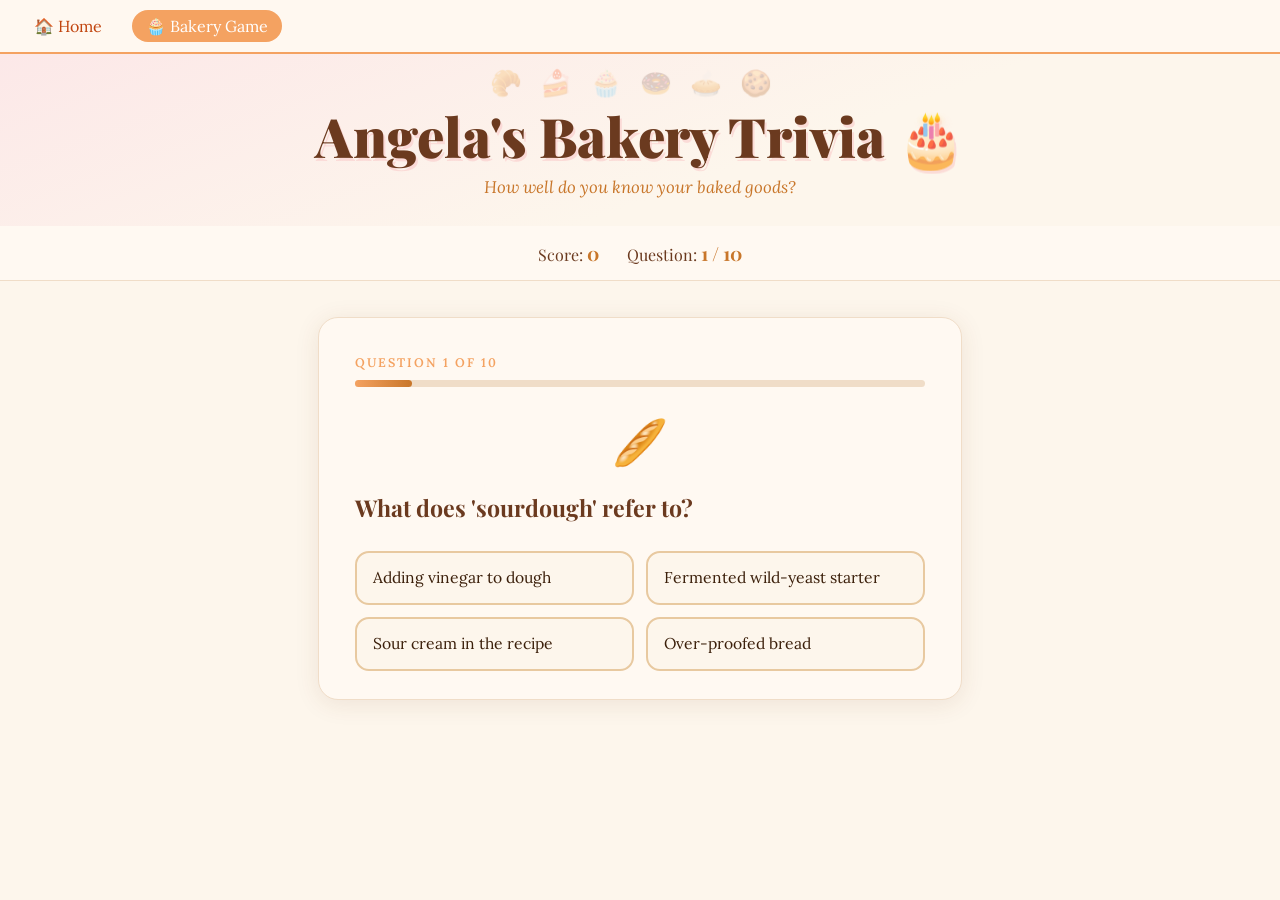
<file: bakery-game.html>
<!DOCTYPE html>
<html lang="en">
<head>
  <meta charset="UTF-8" />
  <title>Angela's Bakery Game 🧁</title>
  <link href="https://fonts.googleapis.com/css2?family=Playfair+Display:wght@700;900&family=Lora:ital,wght@0,400;0,600;1,400&display=swap" rel="stylesheet">
  <style>
    :root {
      --cream: #fdf6ec;
      --warm-white: #fff9f2;
      --caramel: #c8762a;
      --caramel-light: #f4a261;
      --brown: #6b3a1f;
      --dark: #3b1f0a;
      --pink: #f9c4c4;
      --blush: #fce8e8;
      --green: #7eaa74;
      --shadow: 0 4px 24px rgba(107,58,31,0.10);
    }

    * { box-sizing: border-box; margin: 0; padding: 0; }

    body {
      background: var(--cream);
      font-family: 'Lora', Georgia, serif;
      color: var(--dark);
      min-height: 100vh;
    }

    /* Nav */
    .site-nav {
      background: #fff8f0;
      border-bottom: 2px solid var(--caramel-light);
      padding: 10px 20px;
      display: flex;
      gap: 16px;
    }
    .nav-link {
      text-decoration: none;
      font-family: 'Lora', Georgia, serif;
      font-size: 1rem;
      color: #c1440e;
      padding: 6px 14px;
      border-radius: 20px;
      transition: background 0.2s;
    }
    .nav-link:hover, .nav-link.active {
      background: var(--caramel-light);
      color: #fff;
    }

    /* Hero */
    .hero {
      text-align: center;
      padding: 52px 20px 28px;
      background: linear-gradient(160deg, var(--blush) 0%, var(--cream) 60%);
      position: relative;
      overflow: hidden;
    }
    .hero::before {
      content: "🥐🍰🧁🍩🥧🍪";
      position: absolute;
      top: 12px; left: 0; right: 0;
      font-size: 1.6rem;
      letter-spacing: 18px;
      opacity: 0.25;
      pointer-events: none;
    }
    .hero h1 {
      font-family: 'Playfair Display', serif;
      font-size: clamp(2rem, 6vw, 3.4rem);
      font-weight: 900;
      color: var(--brown);
      line-height: 1.1;
      text-shadow: 2px 3px 0 #f9c4c488;
    }
    .hero p {
      margin-top: 10px;
      font-style: italic;
      color: var(--caramel);
      font-size: 1.05rem;
    }

    /* Score bar */
    .score-bar {
      display: flex;
      justify-content: center;
      gap: 28px;
      padding: 14px 20px;
      background: var(--warm-white);
      border-bottom: 1px solid #f0ddc8;
      font-family: 'Playfair Display', serif;
      font-size: 1rem;
    }
    .score-bar span { color: var(--brown); }
    .score-bar strong { color: var(--caramel); font-size: 1.2rem; }

    /* Game area */
    .game-wrap {
      max-width: 680px;
      margin: 36px auto;
      padding: 0 18px 60px;
    }

    .card {
      background: var(--warm-white);
      border-radius: 20px;
      box-shadow: var(--shadow);
      padding: 36px 36px 28px;
      border: 1.5px solid #f0ddc8;
      animation: fadeUp 0.35s ease;
    }
    @keyframes fadeUp {
      from { opacity:0; transform:translateY(18px); }
      to   { opacity:1; transform:translateY(0); }
    }

    .question-num {
      font-size: 0.78rem;
      font-weight: 600;
      letter-spacing: 2px;
      text-transform: uppercase;
      color: var(--caramel-light);
      margin-bottom: 10px;
    }

    .question-text {
      font-family: 'Playfair Display', serif;
      font-size: 1.45rem;
      font-weight: 700;
      color: var(--brown);
      line-height: 1.35;
      margin-bottom: 28px;
    }

    .emoji-hint {
      font-size: 2.8rem;
      text-align: center;
      margin-bottom: 22px;
      display: block;
      animation: wiggle 1.2s ease-in-out infinite alternate;
    }
    @keyframes wiggle {
      from { transform: rotate(-5deg) scale(1); }
      to   { transform: rotate(5deg) scale(1.12); }
    }

    .options {
      display: grid;
      grid-template-columns: 1fr 1fr;
      gap: 12px;
    }
    @media (max-width: 480px) { .options { grid-template-columns: 1fr; } }

    .opt-btn {
      background: var(--cream);
      border: 2px solid #e8c9a0;
      border-radius: 14px;
      padding: 14px 16px;
      font-family: 'Lora', serif;
      font-size: 0.98rem;
      color: var(--dark);
      cursor: pointer;
      text-align: left;
      transition: all 0.18s;
      line-height: 1.4;
    }
    .opt-btn:hover:not(:disabled) {
      background: var(--blush);
      border-color: var(--caramel-light);
      transform: translateY(-2px);
      box-shadow: 0 4px 12px rgba(200,118,42,0.15);
    }
    .opt-btn.correct {
      background: #d4edda;
      border-color: var(--green);
      color: #2d6a27;
      font-weight: 600;
    }
    .opt-btn.wrong {
      background: #fde8e8;
      border-color: #e07070;
      color: #8b2020;
    }
    .opt-btn:disabled { cursor: default; }

    .feedback {
      margin-top: 20px;
      padding: 14px 18px;
      border-radius: 12px;
      font-style: italic;
      font-size: 0.97rem;
      display: none;
    }
    .feedback.show { display: block; animation: fadeUp 0.25s ease; }
    .feedback.correct { background: #eaf6ea; color: #2d6a27; border-left: 4px solid var(--green); }
    .feedback.wrong   { background: #fdf0f0; color: #7a2020; border-left: 4px solid #e07070; }

    .next-btn {
      display: block;
      margin: 22px auto 0;
      background: var(--caramel);
      color: #fff;
      border: none;
      border-radius: 30px;
      padding: 13px 36px;
      font-family: 'Playfair Display', serif;
      font-size: 1.05rem;
      cursor: pointer;
      transition: background 0.18s, transform 0.18s;
      display: none;
    }
    .next-btn.show { display: block; animation: fadeUp 0.3s ease; }
    .next-btn:hover { background: var(--brown); transform: scale(1.04); }

    /* Result screen */
    .result-card {
      text-align: center;
      padding: 48px 28px;
    }
    .result-emoji { font-size: 4rem; display: block; margin-bottom: 16px; }
    .result-card h2 {
      font-family: 'Playfair Display', serif;
      font-size: 2rem;
      color: var(--brown);
      margin-bottom: 10px;
    }
    .result-card p { font-size: 1.05rem; color: #7a4f2a; margin-bottom: 6px; }
    .result-score { font-family: 'Playfair Display', serif; font-size: 3rem; color: var(--caramel); font-weight: 900; margin: 10px 0; }
    .play-again {
      margin-top: 28px;
      background: var(--caramel);
      color: #fff;
      border: none;
      border-radius: 30px;
      padding: 14px 40px;
      font-family: 'Playfair Display', serif;
      font-size: 1.1rem;
      cursor: pointer;
      transition: background 0.18s;
    }
    .play-again:hover { background: var(--brown); }

    /* Progress bar */
    .progress-wrap { background: #f0ddc8; border-radius: 10px; height: 7px; margin-bottom: 26px; }
    .progress-fill { background: linear-gradient(90deg, var(--caramel-light), var(--caramel)); height: 7px; border-radius: 10px; transition: width 0.4s ease; }
  </style>
</head>
<body>

<nav class="site-nav">
  <a href="index.html" class="nav-link">🏠 Home</a>
  <a href="bakery-game.html" class="nav-link active">🧁 Bakery Game</a>
</nav>

<div class="hero">
  <h1>Angela's Bakery Trivia 🎂</h1>
  <p>How well do you know your baked goods?</p>
</div>

<div class="score-bar">
  <span>Score: <strong id="score">0</strong></span>
  <span>Question: <strong id="q-counter">1 / 10</strong></span>
</div>

<div class="game-wrap">
  <div class="card" id="game-card">
    <div class="question-num" id="q-num">Question 1 of 10</div>
    <div class="progress-wrap"><div class="progress-fill" id="progress" style="width:10%"></div></div>
    <span class="emoji-hint" id="emoji">🧁</span>
    <div class="question-text" id="question">Loading...</div>
    <div class="options" id="options"></div>
    <div class="feedback" id="feedback"></div>
    <button class="next-btn" id="next-btn">Next Question →</button>
  </div>
</div>

<script>
const questions = [
  {
    emoji: "🥐",
    q: "What country is the croissant originally from?",
    opts: ["France", "Austria", "Italy", "Switzerland"],
    answer: 1,
    fact: "Croissants were actually invented in Austria (the kipferl), brought to France in the 19th century where they got their flaky, buttery upgrade!"
  },
  {
    emoji: "🍰",
    q: "Which ingredient gives red velvet cake its distinctive colour?",
    opts: ["Beetroot", "Food dye + cocoa reaction", "Strawberries", "Cherry syrup"],
    answer: 1,
    fact: "Originally, the reddish hue came from a chemical reaction between natural cocoa, buttermilk, and vinegar. Modern versions use red food dye."
  },
  {
    emoji: "🥖",
    q: "What does 'sourdough' refer to?",
    opts: ["Adding vinegar to dough", "Fermented wild-yeast starter", "Sour cream in the recipe", "Over-proofed bread"],
    answer: 1,
    fact: "Sourdough uses a live culture of wild yeast and bacteria — some bakeries keep their starter alive for decades (or even centuries)!"
  },
  {
    emoji: "🍩",
    q: "Why do donuts have holes?",
    opts: ["To save on dough cost", "So the center cooks evenly", "A sailor requested it", "All of the above are claimed"],
    answer: 3,
    fact: "Multiple legends exist — the most famous involves sailor Hanson Gregory who claimed he punched the hole in 1847 so the center would fry properly."
  },
  {
    emoji: "🧆",
    q: "What is a 'laminated' dough?",
    opts: ["Dough covered in plastic", "Dough with layers of butter folded in", "Gluten-free dough", "Dough baked twice"],
    answer: 1,
    fact: "Laminated dough (like for croissants and puff pastry) is made by folding butter into dough many times, creating hundreds of flaky layers."
  },
  {
    emoji: "🎂",
    q: "Dulce de leche cheesecake — what IS dulce de leche?",
    opts: ["Chocolate caramel", "Sweetened condensed milk caramelised by heat", "A type of cream cheese", "Spanish butter"],
    answer: 1,
    fact: "Dulce de leche is made by slowly heating sweetened milk until it caramelises into a rich, spreadable golden sauce. Angela's favourite dessert!"
  },
  {
    emoji: "🍪",
    q: "What does 'biscuit' mean in French?",
    opts: ["Little cake", "Twice-cooked", "Sweet bread", "Flour crisp"],
    answer: 1,
    fact: "'Biscuit' comes from the Latin 'bis coctus' — cooked twice. Original biscuits were baked twice to remove all moisture so they'd last on ships."
  },
  {
    emoji: "🥧",
    q: "What is the purpose of 'blind baking' a pie crust?",
    opts: ["Baking without looking at it", "Pre-baking before adding filling", "Baking at very low temperature", "Covering the crust with foil"],
    answer: 1,
    fact: "Blind baking pre-cooks the shell before the filling goes in, preventing a soggy bottom — especially important for custard or no-bake fillings!"
  },
  {
    emoji: "🍞",
    q: "What is the Maillard reaction in baking?",
    opts: ["How yeast makes bread rise", "The browning of sugars and proteins under heat", "Gluten network forming", "Steam creating crust"],
    answer: 1,
    fact: "The Maillard reaction is why baked goods turn beautifully golden-brown and develop complex flavours — it's a chemical reaction between amino acids and sugars."
  },
  {
    emoji: "🧁",
    q: "What's the difference between a cupcake and a muffin?",
    opts: ["Size only", "Cupcakes have frosting; muffins are less sweet", "Muffins use oil, cupcakes use butter only", "They are identical"],
    answer: 1,
    fact: "Cupcakes are mini cakes — sweet, tender, frosted. Muffins are sturdier, less sweet quick-breads. You can eat a muffin for breakfast without judgment."
  }
];

let current = 0, score = 0, answered = false;

function shuffle(arr) { return [...arr].sort(() => Math.random() - 0.5); }

const shuffled = shuffle(questions);

function load() {
  answered = false;
  const q = shuffled[current];
  document.getElementById('q-num').textContent = `Question ${current+1} of ${shuffled.length}`;
  document.getElementById('q-counter').textContent = `${current+1} / ${shuffled.length}`;
  document.getElementById('progress').style.width = `${((current+1)/shuffled.length)*100}%`;
  document.getElementById('emoji').textContent = q.emoji;
  document.getElementById('question').textContent = q.q;
  const fb = document.getElementById('feedback');
  fb.className = 'feedback';
  fb.textContent = '';
  const nb = document.getElementById('next-btn');
  nb.className = 'next-btn';

  const container = document.getElementById('options');
  container.innerHTML = '';
  q.opts.forEach((opt, i) => {
    const btn = document.createElement('button');
    btn.className = 'opt-btn';
    btn.textContent = opt;
    btn.onclick = () => pick(i, q);
    container.appendChild(btn);
  });
}

function pick(i, q) {
  if (answered) return;
  answered = true;
  const btns = document.querySelectorAll('.opt-btn');
  btns.forEach(b => b.disabled = true);
  const fb = document.getElementById('feedback');
  const nb = document.getElementById('next-btn');

  if (i === q.answer) {
    score++;
    document.getElementById('score').textContent = score;
    btns[i].classList.add('correct');
    fb.className = 'feedback correct show';
    fb.textContent = '✅ Correct! ' + q.fact;
  } else {
    btns[i].classList.add('wrong');
    btns[q.answer].classList.add('correct');
    fb.className = 'feedback wrong show';
    fb.textContent = '❌ Not quite! ' + q.fact;
  }

  if (current + 1 < shuffled.length) {
    nb.textContent = 'Next Question →';
  } else {
    nb.textContent = 'See My Results 🎂';
  }
  nb.className = 'next-btn show';
}

document.getElementById('next-btn').onclick = () => {
  current++;
  if (current < shuffled.length) {
    document.getElementById('game-card').style.animation = 'none';
    void document.getElementById('game-card').offsetWidth;
    document.getElementById('game-card').style.animation = '';
    load();
  } else {
    showResult();
  }
};

function showResult() {
  const pct = score / shuffled.length;
  let emoji, title, msg;
  if (pct === 1)       { emoji='🏆'; title='Perfect Score!'; msg='You are a true bakery connoisseur. Angela approves.'; }
  else if (pct >= 0.7) { emoji='🎂'; title='Great Job!'; msg='You clearly know your way around a bakery. Impressive!'; }
  else if (pct >= 0.4) { emoji='🧁'; title='Not Bad!'; msg='A solid attempt. Time to bake more and brush up!'; }
  else                 { emoji='🥐'; title='Keep Practicing!'; msg="The oven needs more time. Try again — you'll get there!"; }

  document.getElementById('game-card').innerHTML = `
    <div class="result-card">
      <span class="result-emoji">${emoji}</span>
      <h2>${title}</h2>
      <div class="result-score">${score} / ${shuffled.length}</div>
      <p>${msg}</p>
      <p style="margin-top:8px; font-size:0.9rem; color:#b07040;">Angela's favourite dessert is cheesecake — did you know that? 🍰</p>
      <button class="play-again" onclick="restart()">Play Again 🔁</button>
    </div>
  `;
}

function restart() {
  current = 0; score = 0;
  document.getElementById('score').textContent = 0;
  shuffled.sort(() => Math.random() - 0.5);
  document.getElementById('game-card').innerHTML = `
    <div class="question-num" id="q-num">Question 1 of 10</div>
    <div class="progress-wrap"><div class="progress-fill" id="progress" style="width:10%"></div></div>
    <span class="emoji-hint" id="emoji">🧁</span>
    <div class="question-text" id="question">Loading...</div>
    <div class="options" id="options"></div>
    <div class="feedback" id="feedback"></div>
    <button class="next-btn" id="next-btn">Next Question →</button>
  `;
  document.getElementById('next-btn').onclick = () => {
    current++;
    if (current < shuffled.length) { load(); }
    else { showResult(); }
  };
  load();
}

load();
</script>
</body>
</html>
</file>
